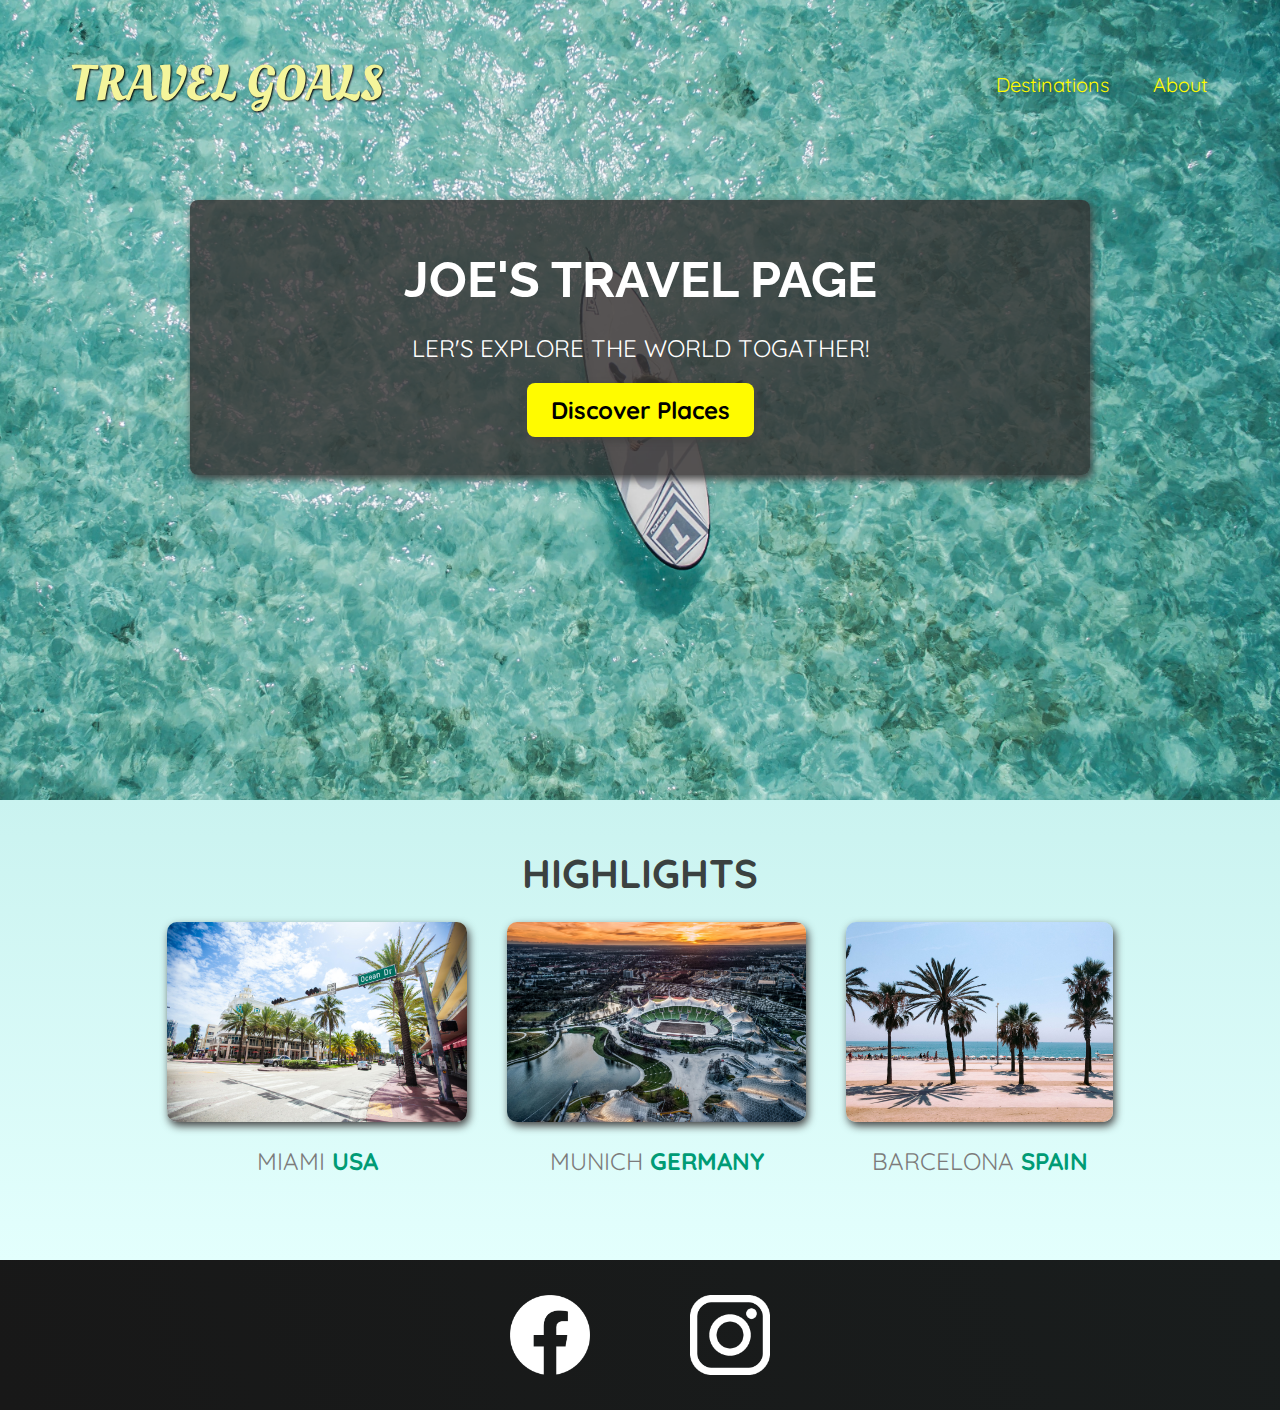
<file: index.html>
<!DOCTYPE html>
<html lang="en">
  <head>
    <meta charset="UTF-8" />
    <link rel="stylesheet" href="shared.css" />
    <link rel="stylesheet" href="/syles.css" />
    <link
      href="https://fonts.googleapis.com/css2?family=Raleway:wght@700&family=Oleo+Script:wght@700&family=Quicksand:wght@300;500;700&display=swap"
      rel="stylesheet"
    />
    <title>Travel Goals</title>
  </head>
  <body>
    <header>
      <div id="page-logo">
        <a href="/index.html">Travel Goals</a>
      </div>
      <nav>
        <ul>
          <li><a href="/places.html">Destinations</a></li>
          <li><a href="">About</a></li>
        </ul>
      </nav>
    </header>
    <main>
      <section id="hero">
        <div id="hero-content">
          <h1>Joe's Travel Page</h1>
          <p>Ler's Explore the World Togather!</p>
          <a href="/places.html">Discover Places</a>
        </div>
      </section>
      <section id="highlight">
        <h2>Highlights</h2>
        <ul id="destinations">
          <li class="destination">
            <img
              src="/images/places/miami.jpg"
              alt="Maini stree on sunny day"
            />
            <p>Miami <strong>USA</strong></p>
          </li>
          <li class="destination">
            <img
              src="/images/places/munich.jpg"
              alt="Munich staduim in winter"
            />
            <p>Munich <strong>Germany</strong></p>
          </li>
          <li class="destination">
            <img
              src="/images/places/barcelona.jpg"
              alt="Barcelona palm beach"
            />
            <p>Barcelona <strong>Spain</strong></p>
          </li>
        </ul>
      </section>
    </main>
    <footer>
      <ul>
        <li>
          <a href="https://www.facebook.com/" target="_blank">
            <img src="/images/icons/facebook.png" alt="Facebook logo">
          </a>
        </li>
        <li>
          <a href="https://www.instagram.com" target="_blank">
            <img src="/images/icons/insta.png" alt="Instagram logo">
          </a>
        </li>
      </ul>
    </footer>
  </body>
</html>
</file>
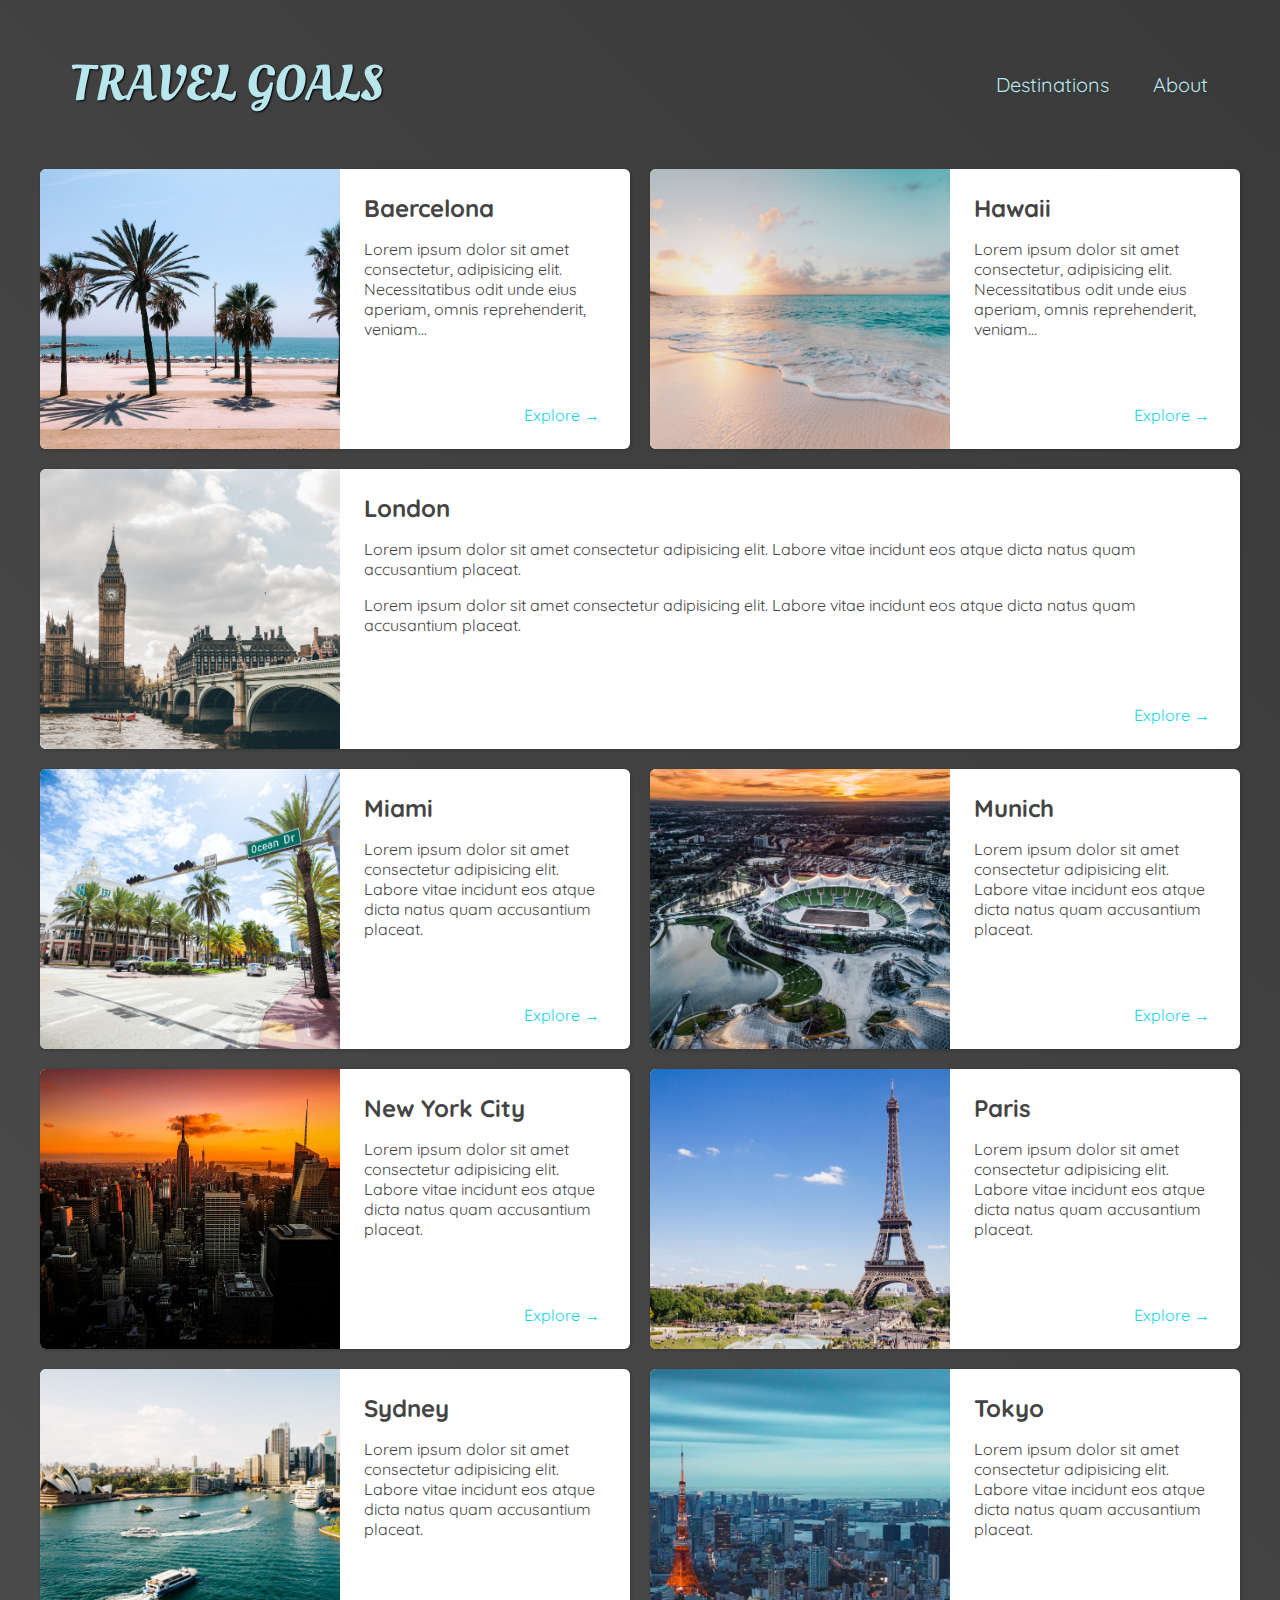
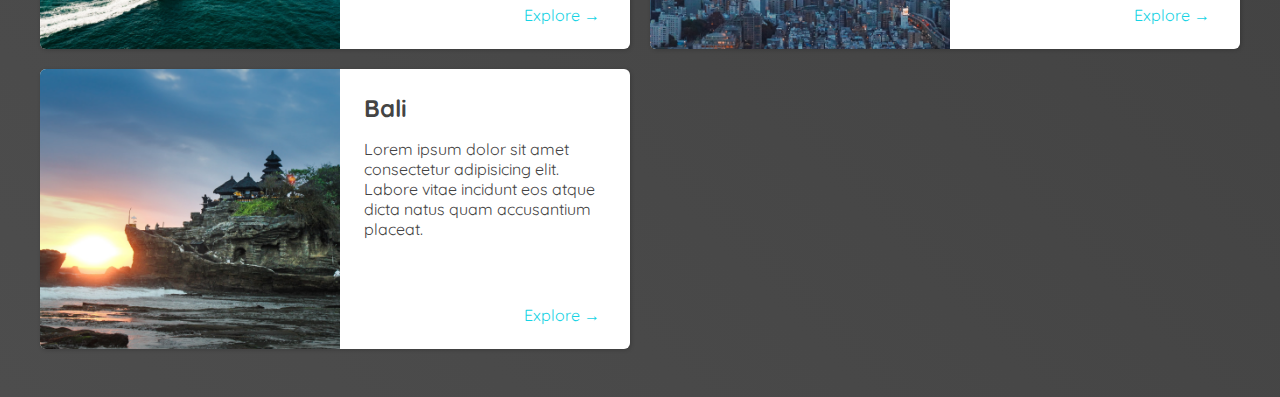
<file: places.html>
<!DOCTYPE html>
<html lang="en">
  <head>
    <meta charset="UTF-8" />
    <link rel="stylesheet" href="shared.css" />
    <link rel="stylesheet" href="/places.css" />
    <link
      href="https://fonts.googleapis.com/css2?family=Raleway:wght@700&family=Oleo+Script:wght@700&family=Quicksand:wght@300;500;700&display=swap"
      rel="stylesheet"
    />
    <title>Travel Goals</title>
  </head>
  <body>
    <header>
      <div id="page-logo">
        <a href="/index.html">Travel Goals</a>
      </div>
      <nav>
        <ul>
          <li><a href="/places.html">Destinations</a></li>
          <li><a href="">About</a></li>
        </ul>
      </nav>
    </header>
    <main>
      <ul>
        <li>
          <img src="/images/places/barcelona.jpg" alt="City of Barcelona" />
          <div class="item-content">
            <div>
              <h2>Baercelona</h2>
              <p>
                Lorem ipsum dolor sit amet consectetur, adipisicing elit.
                Necessitatibus odit unde eius aperiam, omnis reprehenderit,
                veniam...
              </p>
            </div>
            <div class="actions">
              <a href="https://en.wikipedia.org/wiki/Barcelona">Explore &#x2192</a>
            </div>
          </div>
        </li>
        <li>
          <img src="/images/places/hawaii.jpg" alt="hawaii beach" />
          <div class="item-content">
            <div>
              <h2>Hawaii</h2>
              <p>
                Lorem ipsum dolor sit amet consectetur, adipisicing elit.
                Necessitatibus odit unde eius aperiam, omnis reprehenderit,
                veniam...
              </p>
            </div>
            <div class="actions">
              <a href="https://en.wikipedia.org/wiki/Hawaii">Explore &#x2192</a>
            </div>
          </div>
        </li>
        <li>
          <img src="images/places/london.jpg" alt="London city" />
          <div class="item-content">
            <div>
              <h2>London</h2>
              <p>
                Lorem ipsum dolor sit amet consectetur adipisicing elit. Labore
                vitae incidunt eos atque dicta natus quam accusantium placeat.
              </p>
              <p>
                Lorem ipsum dolor sit amet consectetur adipisicing elit. Labore
                vitae incidunt eos atque dicta natus quam accusantium placeat.
              </p>
            </div>
            <div class="actions">
              <a href="https://en.wikipedia.org/wiki/London">Explore &#x2192</a>
            </div>
          </div>
        </li>
        <li>
          <img src="images/places/miami.jpg" alt="Miami streets" />
          <div class="item-content">
            <div>
              <h2>Miami</h2>
              <p>
                Lorem ipsum dolor sit amet consectetur adipisicing elit. Labore
                vitae incidunt eos atque dicta natus quam accusantium placeat.
              </p>
            </div>
            <div class="actions">
              <a href="https://en.wikipedia.org/wiki/Miami">Explore &#x2192</a>
            </div>
          </div>
        </li>
        <li>
          <img src="images/places/munich.jpg" alt="Munich football stadium" />
          <div class="item-content">
            <div>
              <h2>Munich</h2>
              <p>
                Lorem ipsum dolor sit amet consectetur adipisicing elit. Labore
                vitae incidunt eos atque dicta natus quam accusantium placeat.
              </p>
            </div>
            <div class="actions">
              <a href="https://en.wikipedia.org/wiki/Munich">Explore &#x2192</a>
            </div>
          </div>
        </li>
        <li>
          <img src="images/places/new-york-city.jpg" alt="New York City skyline" />
          <div class="item-content">
            <div>
              <h2>New York City</h2>
              <p>
                Lorem ipsum dolor sit amet consectetur adipisicing elit. Labore
                vitae incidunt eos atque dicta natus quam accusantium placeat.
              </p>
            </div>
            <div class="actions">
              <a href="https://en.wikipedia.org/wiki/New_York_City"
                >Explore &#x2192</a
              >
            </div>
          </div>
        </li>
        <li>
          <img src="images/places/paris.jpg" alt="Paris city" />
          <div class="item-content">
            <div>
              <h2>Paris</h2>
              <p>
                Lorem ipsum dolor sit amet consectetur adipisicing elit. Labore
                vitae incidunt eos atque dicta natus quam accusantium placeat.
              </p>
            </div>
            <div class="actions">
              <a href="https://en.wikipedia.org/wiki/Paris">Explore &#x2192</a>
            </div>
          </div>
        </li>
        <li>
          <img src="images/places/sydney.jpg" alt="Sydney beach" />
          <div class="item-content">
            <div>
              <h2>Sydney</h2>
              <p>
                Lorem ipsum dolor sit amet consectetur adipisicing elit. Labore
                vitae incidunt eos atque dicta natus quam accusantium placeat.
              </p>
            </div>
            <div class="actions">
              <a href="https://en.wikipedia.org/wiki/Sydney">Explore &#x2192</a>
            </div>
          </div>
        </li>
        <li>
          <img src="images/places/tokyo.jpg" alt="Tokyo skyline" />
          <div class="item-content">
            <div>
              <h2>Tokyo</h2>
              <p>
                Lorem ipsum dolor sit amet consectetur adipisicing elit. Labore
                vitae incidunt eos atque dicta natus quam accusantium placeat.
              </p>
            </div>
            <div class="actions">
              <a href="https://en.wikipedia.org/wiki/Tokyo">Explore &#x2192</a>
            </div>
          </div>
        </li>
        <li>
          <img src="images/places/bali.jpg" alt="Bali beach" />
          <div class="item-content">
            <div>
              <h2>Bali</h2>
              <p>
                Lorem ipsum dolor sit amet consectetur adipisicing elit. Labore
                vitae incidunt eos atque dicta natus quam accusantium placeat.
              </p>
            </div>
            <div class="actions">
              <a href="https://en.wikipedia.org/wiki/Bali">Explore &#x2192</a>
            </div>
          </div>
        </li>
      </ul>
    </footer>
  </body>
</html>
</file>
<file: shared.css>
body {
  font-family: "Quicksand", sans-serif;
  margin: 0px;
}
ul {
  list-style: none;
  margin: 0;
  padding: 0;
}

header {
  display: flex;
  justify-content: space-between;
  align-items: center;
  padding: 50px 60px;
  position: absolute;
  width: 100%;
  box-sizing: border-box;
}

#page-logo a {
  padding: 10px;
  font-family: "Oleo Script";
  color: rgb(244, 245, 155);
  font-size: 50px;
  text-decoration: none;
  text-transform: uppercase;
  text-shadow: 1px 1px 2px rgb(0, 0, 0);
}
header ul {
  display: flex;
}

header li {
  margin-left: 20px;
}

header a {
  color: rgb(255, 251, 0);
  text-decoration: none;
  font-size: 20px;
  padding: 12px;
  text-shadow: 1px 1px 2px rgba(0, 0, 0, 0.2);
  border-radius: 8px;
}

header nav a:hover {
  color: rgb(77, 77, 77);
  background-color: rgb(255, 251, 1);
  border-radius: 8px;
}
footer {
  background: linear-gradient(70deg, rgb(24, 24, 24), rgb(25, 29, 29));
  padding: 35px 0;
}

footer ul {
  display: flex;
  justify-content: center;
}
footer li {
  width: 80px;
  height: 80px;
  margin: 0 50px;
}
footer img {
  width: 100%;
  height: 100%;
}
</file>
<file: syles.css>
#hero {
  height: 800px;
  background-image: url("/images/places/ocean.jpg");
  background-position: center;
  background-size: cover;
}
#hero-content {
  width: 900px;
  background-color: rgba(51, 47, 47, 0.8);
  box-shadow: 2px 4px 8px rgb(68, 67, 67);
  border-radius: 8px;
  padding: 50px 0;
  margin: 0 auto;
  position: relative;
  top: 200px;
  text-align: center;
}
#hero-content h1 {
  color: white;
  text-transform: uppercase;
  font-size: 50px;
  font-family: "Raleway", sans-serif;
  margin: 0;
}
#hero-content p {
  color: white;
  text-transform: uppercase;
  font-size: 24px;
  font-weight: 300px;
  margin-bottom: 32px;
}
#hero-content a {
  text-decoration: none;
  background-color: rgb(255, 251, 0);
  padding: 12px 24px;
  color: black;
  font-size: 24px;
  font-weight: bold;
  border-radius: 8px;
  box-shadow: 2px 4px 8px rgb(68, 67, 67);
}

#hero-content a:hover {
  background-color: rgb(255, 238, 0);
}
#highlight {
  padding: 24px;
  background: linear-gradient(0deg, rgb(227, 255, 253), rgb(202, 243, 240));
}

#highlight h2 {
  text-transform: uppercase;
  text-align: center;
  font-size: 40px;
  color: rgb(59, 65, 64);
  margin: 24px 0;
}
#destinations {
  display: flex;
  width: 90%;
  margin: auto;
  margin-bottom: 40px;
  justify-content: center;
}

.destination {
  margin: 0 20px;
  text-transform: uppercase;
}
.destination p {
  text-align: center;
  font-size: 24px;
  color: rgb(124, 123, 123);
  margin: 20px 0;
}

.destination strong {
  color: rgb(0, 155, 117);
}

.destination img {
  height: 200px;
  width: 100%;
  box-shadow: 2px 4px 8px rgb(68, 67, 67);
  border-radius: 10px;
  object-fit: cover;
}
</file>
<file: places.css>
body {
  background: linear-gradient(45deg, rgb(77, 77, 77), rgb(58, 58, 58));
  color: rgb(68, 68, 68);
}
#page-logo a {
  color: rgb(183, 230, 237);
}

header {
  position: static;
}
header a {
  color: rgb(183, 230, 237);
}

header nav a:hover {
  background-color: rgb(183, 230, 237);
  color: rgb(59, 59, 59);
}
main ul {
  width: 1200px;
  margin: 0 auto 48px auto;
  display: grid;
  grid-template-columns: 1fr 1fr;
  gap: 20px 20px;
}

main li {
  display: flex;
  background-color: white;
  box-shadow: 1px 1px 4px rgba(0, 0, 0, 0.2);
  border-radius: 6px;
  overflow: hidden;
}

main li:nth-of-type(3) {
  grid-column: 1 / span 2;
}

main li img {
  width: 300px;
  height: 280px;
  object-fit: cover;
}

.item-content {
  padding: 24px;
  display: flex;
  flex-direction: column;
  justify-content: space-between;
}

.item-content h2 {
  margin: 0;
}
.actions {
  text-align: right;
}

.actions a {
  text-decoration: none;
  color: rgb(22, 211, 228);
  padding: 6px;
  border-radius: 5px;
}

.actions a:hover {
  background-color: rgb(235, 255, 255);
}
</file>
